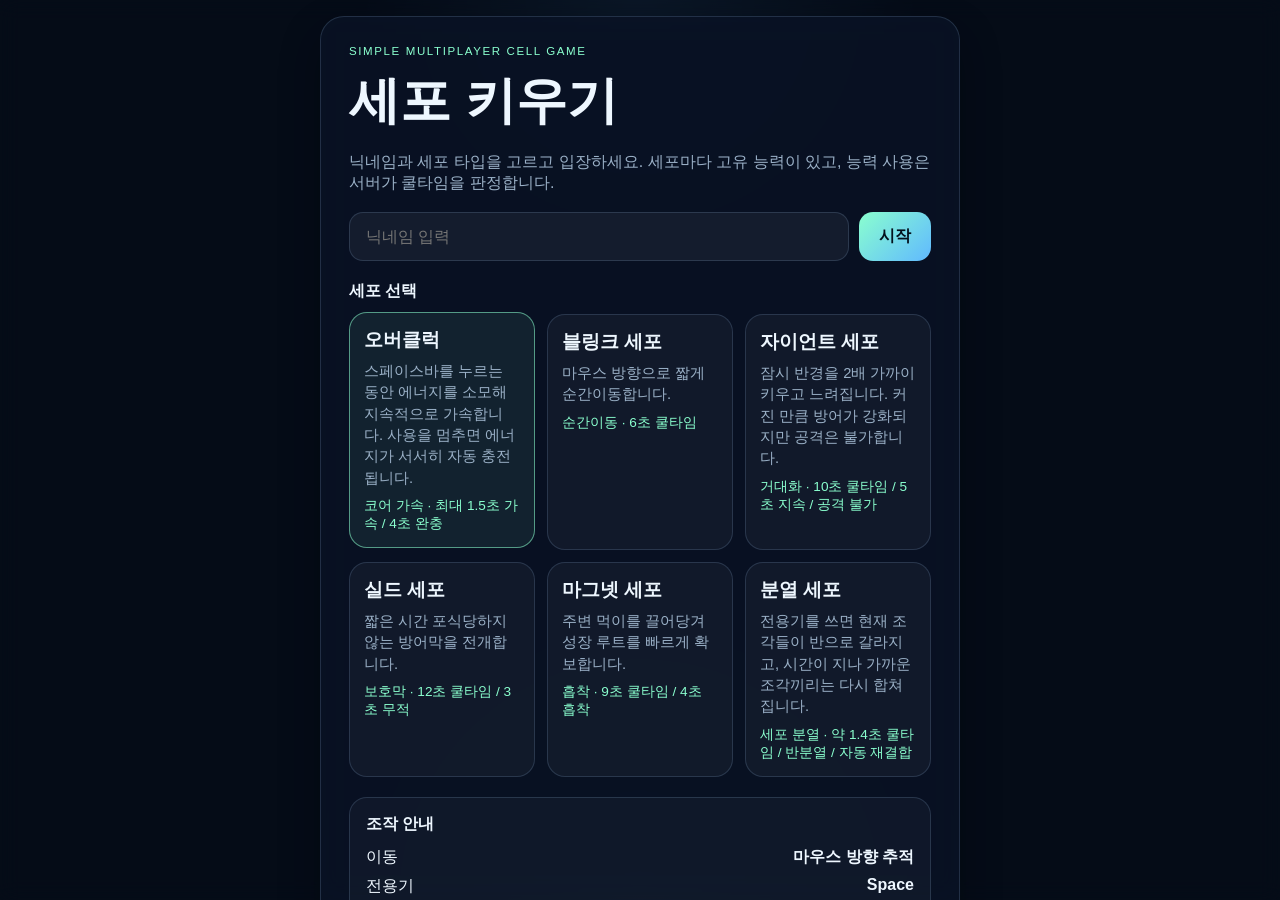
<file: index.html>
﻿<!DOCTYPE html>
<html lang="ko">
<head>
  <meta charset="UTF-8">
  <meta name="viewport" content="width=device-width, initial-scale=1.0">
  <title>세포 키우기 멀티플레이</title>
  <link rel="stylesheet" href="./styles.css">
</head>
<body>
  <div id="loginScreen" class="screen">
    <div class="panel">
      <p class="eyebrow">Simple Multiplayer Cell Game</p>
      <h1>세포 키우기</h1>
      <p class="description">닉네임과 세포 타입을 고르고 입장하세요. 세포마다 고유 능력이 있고, 능력 사용은 서버가 쿨타임을 판정합니다.</p>
      <form id="loginForm" class="login-form">
        <input id="nicknameInput" type="text" maxlength="16" placeholder="닉네임 입력" autocomplete="off" required>
        <button type="submit">시작</button>
      </form>
      <section class="class-picker">
        <h2>세포 선택</h2>
        <div id="cellOptions" class="cell-options"></div>
      </section>
      <section class="help-panel">
        <h2>조작 안내</h2>
        <div class="help-line"><span>이동</span><strong>마우스 방향 추적</strong></div>
        <div class="help-line"><span>전용기</span><strong>Space</strong></div>
        <div class="help-line"><span>공통 배출</span><strong>W</strong></div>
        <div class="help-line"><span>합체</span><strong>E</strong></div>
        <div class="help-line"><span>규칙</span><strong>작은 세포만 포식</strong></div>
      </section>
      <p class="policy-link-line"><a href="/privacy.html">개인정보처리방침</a></p>
    </div>
  </div>
  <div id="fullscreenPrompt" class="fullscreen-prompt hidden">
    <div class="fullscreen-card">
      <p class="eyebrow">Mobile View</p>
      <h2>전체모드로 진행하시겠습니까?</h2>
      <p class="description">모바일에서는 전체화면과 가로 모드에서 더 편하게 플레이할 수 있습니다.</p>
      <div class="fullscreen-actions">
        <button id="fullscreenAccept" class="primary" type="button">Yes</button>
        <button id="fullscreenDismiss" class="secondary" type="button">No</button>
      </div>
    </div>
  </div>
  <div id="rotatePrompt" class="rotate-prompt hidden">
    <div class="rotate-card">
      <strong>가로 모드로 돌려 주세요</strong>
      <p>모바일에서는 가로 화면에서 조작이 가장 편합니다.</p>
    </div>
  </div>

  <canvas id="gameCanvas"></canvas>

  <div class="left-sidebar">
    <div id="hud" class="hud hidden">
      <div class="hud-card hud-summary">
        <div class="hud-line"><span>닉네임</span><strong id="hudName">-</strong></div>
        <div class="hud-line"><span>세포</span><strong id="hudCellType">-</strong></div>
        <div class="hud-line"><span>질량</span><strong id="hudMass">0</strong></div>
        <div class="hud-line"><span>순위</span><strong id="hudRank">-</strong></div>
      </div>
      <div class="hud-card hud-ability">
        <div class="hud-line"><span>전용기</span><strong id="hudAbilityName">-</strong></div>
        <div class="meter-block">
          <div class="hud-line"><span>전용기 쿨</span><strong id="hudCooldownLabel">준비</strong></div>
          <div class="meter"><div id="hudCooldownFill" class="meter-fill"></div></div>
        </div>
        <div class="meter-block">
          <div class="hud-line"><span>효과 지속</span><strong id="hudEffectLabel">없음</strong></div>
          <div class="meter effect"><div id="hudEffectFill" class="meter-fill"></div></div>
          <div id="hudBuffRows" class="hud-buff-rows hidden">
            <div class="hud-buff-row" data-buff="growth">
              <span class="hud-buff-name">성장</span>
              <div class="meter buff growth"><div id="hudBuffGrowthFill" class="meter-fill"></div></div>
            </div>
            <div class="hud-buff-row" data-buff="speed">
              <span class="hud-buff-name">속도</span>
              <div class="meter buff speed"><div id="hudBuffSpeedFill" class="meter-fill"></div></div>
            </div>
            <div class="hud-buff-row" data-buff="shield">
              <span class="hud-buff-name">보호</span>
              <div class="meter buff shield"><div id="hudBuffShieldFill" class="meter-fill"></div></div>
            </div>
          </div>
        </div>
        <div id="hudControls" class="hud-controls">키 안내: Space 전용기 / W 배출</div>
      </div>
    </div>
    <div id="upgradePanel" class="upgrade-panel hidden">
      <button id="upgradeToggle" class="upgrade-toggle" type="button" aria-expanded="false">업그레이드</button>
      <div id="upgradeContent" class="upgrade-content hidden">
      <div class="upgrade-head">
        <span>업그레이드</span>
        <strong id="upgradeCoins">0코인</strong>
      </div>
      <div class="upgrade-body">
        <div id="upgradeName" class="upgrade-name">-</div>
        <div id="upgradeDescription" class="upgrade-description">현재 세포 전용 업그레이드가 여기에 표시됩니다.</div>
      </div>
      <button id="upgradeBuy" class="upgrade-buy" type="button">업그레이드 구매</button>
      </div>
    </div>
  </div>

  <div class="right-sidebar">
    <div id="leaderboard" class="leaderboard hidden">
      <button id="leaderboardToggle" class="panel-toggle" type="button" aria-expanded="true">순위 접기</button>
      <div id="leaderboardContent"></div>
    </div>
    <div id="minimap" class="minimap hidden">
      <button id="minimapToggle" class="minimap-toggle" type="button" aria-expanded="true">지도 접기</button>
      <canvas id="minimapCanvas" width="180" height="180"></canvas>
    </div>
  </div>
  <div id="chatPanel" class="chat-panel hidden collapsed">
    <div class="chat-header">
      <strong>채팅</strong>
      <div class="chat-header-actions">
        <span id="chatHint">Enter로 전송</span>
        <button id="chatToggle" class="panel-toggle" type="button" aria-expanded="false">채팅 열기</button>
      </div>
    </div>
    <div id="chatBody" class="chat-body">
      <div id="chatMessages" class="chat-messages"></div>
      <form id="chatForm" class="chat-form" autocomplete="off">
        <input id="chatInput" type="text" maxlength="96" placeholder="메시지를 입력하세요">
        <button type="submit">전송</button>
      </form>
    </div>
  </div>
  <div id="touchControls" class="touch-controls hidden">
    <div id="touchPad" class="touch-pad">
      <div id="touchStick" class="touch-stick"></div>
    </div>
    <div class="touch-actions">
      <button id="touchAbility" class="touch-button ability" type="button">스킬</button>
      <button id="touchMerge" class="touch-button merge" type="button">합체</button>
      <button id="touchSplit" class="touch-button split" type="button">분열</button>
    </div>
  </div>
  <div id="resetNotice" class="reset-notice hidden"></div>
  <div id="message" class="message hidden"></div>
  <div id="chatToast" class="chat-toast hidden" aria-live="polite"></div>

  <script type="module" src="./src/main.js"></script>
</body>
</html>
</file>
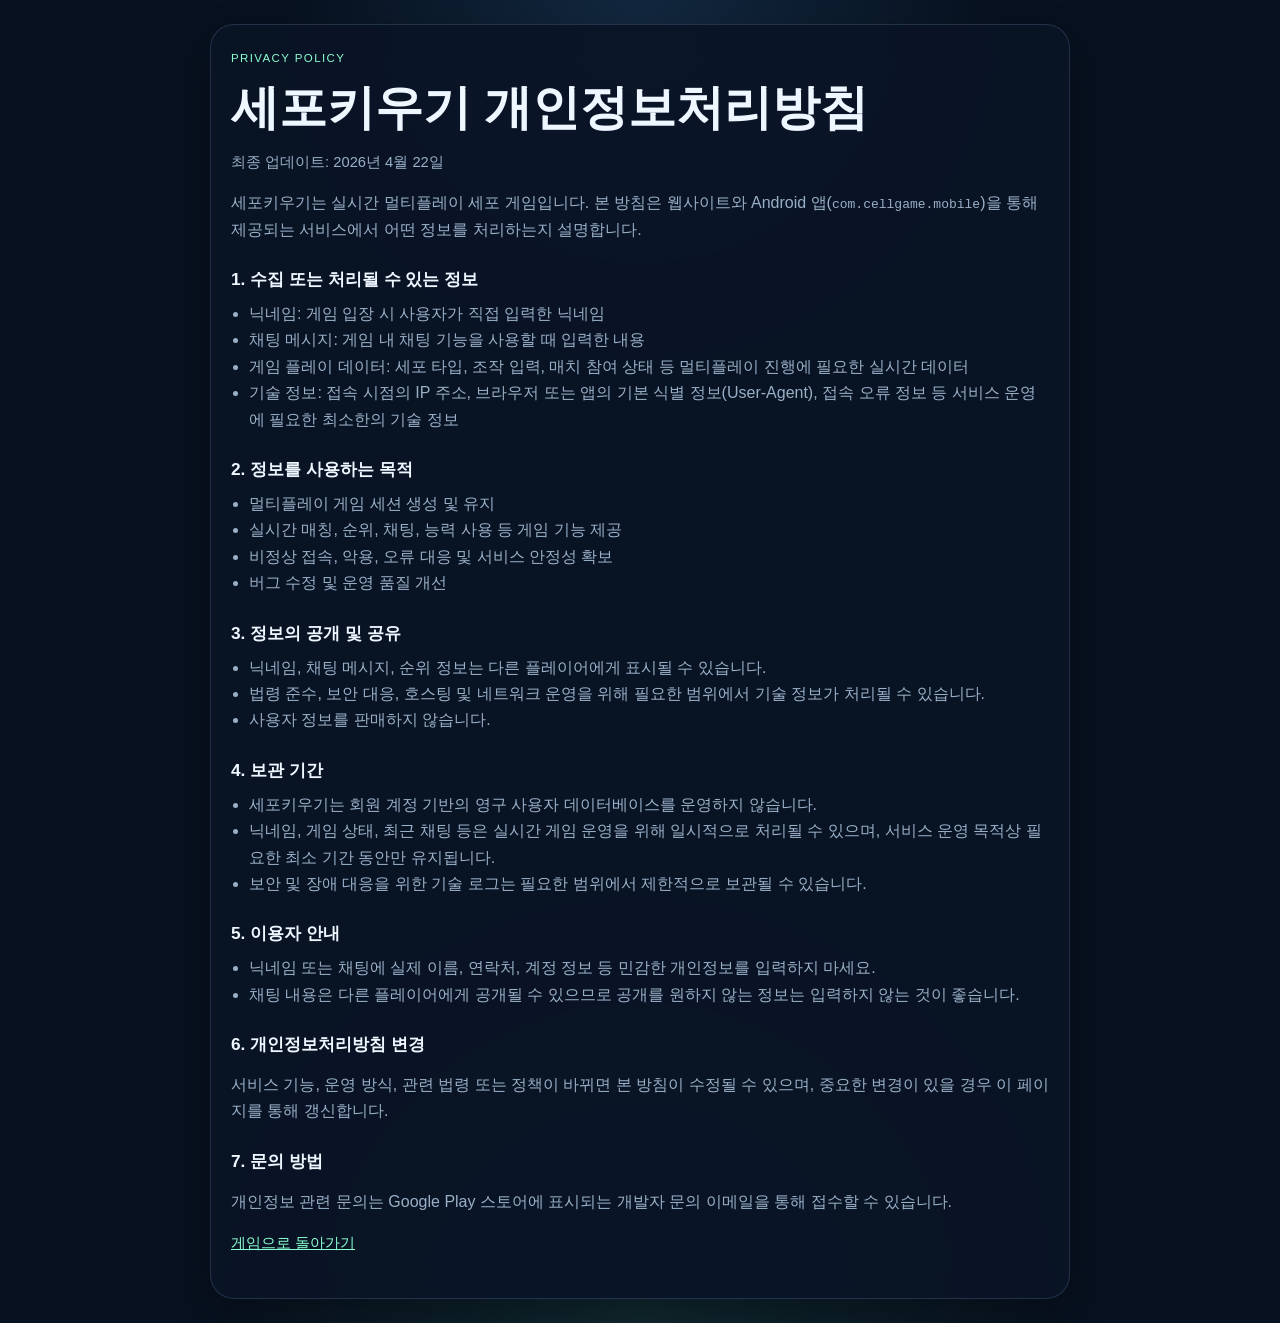
<file: privacy.html>
<!DOCTYPE html>
<html lang="ko">
<head>
  <meta charset="UTF-8">
  <meta name="viewport" content="width=device-width, initial-scale=1.0">
  <title>세포키우기 개인정보처리방침</title>
  <style>
    :root {
      --bg: #07111f;
      --panel: rgba(10, 20, 38, 0.88);
      --line: rgba(167, 212, 255, 0.16);
      --text: #eef7ff;
      --muted: #9ab0c7;
      --accent: #8affcf;
    }

    * {
      box-sizing: border-box;
    }

    body {
      margin: 0;
      font-family: "Segoe UI", "Apple SD Gothic Neo", sans-serif;
      color: var(--text);
      background:
        radial-gradient(circle at top, rgba(88, 180, 255, 0.14), transparent 25%),
        radial-gradient(circle at bottom, rgba(99, 255, 199, 0.1), transparent 30%),
        var(--bg);
    }

    main {
      width: min(860px, calc(100vw - 32px));
      margin: 24px auto;
      padding: 24px 20px 28px;
      border: 1px solid var(--line);
      border-radius: 24px;
      background: var(--panel);
      box-shadow: 0 18px 40px rgba(0, 0, 0, 0.3);
      backdrop-filter: blur(14px);
    }

    h1,
    h2 {
      margin: 0;
    }

    h1 {
      font-size: clamp(2rem, 6vw, 3rem);
    }

    h2 {
      margin-top: 24px;
      font-size: 1.08rem;
    }

    p,
    li {
      color: var(--muted);
      line-height: 1.65;
    }

    ul {
      margin: 10px 0 0;
      padding-left: 18px;
    }

    a {
      color: var(--accent);
    }

    .eyebrow {
      margin: 0 0 8px;
      color: var(--accent);
      letter-spacing: 0.12em;
      font-size: 0.72rem;
      text-transform: uppercase;
    }

    .meta {
      margin-top: 10px;
      font-size: 0.92rem;
    }
  </style>
</head>
<body>
  <main>
    <p class="eyebrow">Privacy Policy</p>
    <h1>세포키우기 개인정보처리방침</h1>
    <p class="meta">최종 업데이트: 2026년 4월 22일</p>
    <p>세포키우기는 실시간 멀티플레이 세포 게임입니다. 본 방침은 웹사이트와 Android 앱(<code>com.cellgame.mobile</code>)을 통해 제공되는 서비스에서 어떤 정보를 처리하는지 설명합니다.</p>

    <h2>1. 수집 또는 처리될 수 있는 정보</h2>
    <ul>
      <li>닉네임: 게임 입장 시 사용자가 직접 입력한 닉네임</li>
      <li>채팅 메시지: 게임 내 채팅 기능을 사용할 때 입력한 내용</li>
      <li>게임 플레이 데이터: 세포 타입, 조작 입력, 매치 참여 상태 등 멀티플레이 진행에 필요한 실시간 데이터</li>
      <li>기술 정보: 접속 시점의 IP 주소, 브라우저 또는 앱의 기본 식별 정보(User-Agent), 접속 오류 정보 등 서비스 운영에 필요한 최소한의 기술 정보</li>
    </ul>

    <h2>2. 정보를 사용하는 목적</h2>
    <ul>
      <li>멀티플레이 게임 세션 생성 및 유지</li>
      <li>실시간 매칭, 순위, 채팅, 능력 사용 등 게임 기능 제공</li>
      <li>비정상 접속, 악용, 오류 대응 및 서비스 안정성 확보</li>
      <li>버그 수정 및 운영 품질 개선</li>
    </ul>

    <h2>3. 정보의 공개 및 공유</h2>
    <ul>
      <li>닉네임, 채팅 메시지, 순위 정보는 다른 플레이어에게 표시될 수 있습니다.</li>
      <li>법령 준수, 보안 대응, 호스팅 및 네트워크 운영을 위해 필요한 범위에서 기술 정보가 처리될 수 있습니다.</li>
      <li>사용자 정보를 판매하지 않습니다.</li>
    </ul>

    <h2>4. 보관 기간</h2>
    <ul>
      <li>세포키우기는 회원 계정 기반의 영구 사용자 데이터베이스를 운영하지 않습니다.</li>
      <li>닉네임, 게임 상태, 최근 채팅 등은 실시간 게임 운영을 위해 일시적으로 처리될 수 있으며, 서비스 운영 목적상 필요한 최소 기간 동안만 유지됩니다.</li>
      <li>보안 및 장애 대응을 위한 기술 로그는 필요한 범위에서 제한적으로 보관될 수 있습니다.</li>
    </ul>

    <h2>5. 이용자 안내</h2>
    <ul>
      <li>닉네임 또는 채팅에 실제 이름, 연락처, 계정 정보 등 민감한 개인정보를 입력하지 마세요.</li>
      <li>채팅 내용은 다른 플레이어에게 공개될 수 있으므로 공개를 원하지 않는 정보는 입력하지 않는 것이 좋습니다.</li>
    </ul>

    <h2>6. 개인정보처리방침 변경</h2>
    <p>서비스 기능, 운영 방식, 관련 법령 또는 정책이 바뀌면 본 방침이 수정될 수 있으며, 중요한 변경이 있을 경우 이 페이지를 통해 갱신합니다.</p>

    <h2>7. 문의 방법</h2>
    <p>개인정보 관련 문의는 Google Play 스토어에 표시되는 개발자 문의 이메일을 통해 접수할 수 있습니다.</p>

    <p class="meta"><a href="/">게임으로 돌아가기</a></p>
  </main>
</body>
</html>
</file>
<file: styles.css>
﻿:root {
  --bg: #07111f;
  --bg-soft: rgba(10, 20, 38, 0.82);
  --line: rgba(167, 212, 255, 0.16);
  --text: #eef7ff;
  --muted: #9ab0c7;
  --accent: #8affcf;
}

* {
  box-sizing: border-box;
}
 
html,
body {
  margin: 0;
  width: 100%;
  height: 100%;
  overflow: hidden;
  touch-action: none;
  font-family: "Segoe UI", "Apple SD Gothic Neo", sans-serif;
  background:
    radial-gradient(circle at top, rgba(88, 180, 255, 0.14), transparent 25%),
    radial-gradient(circle at bottom, rgba(99, 255, 199, 0.1), transparent 30%),
    var(--bg);
  color: var(--text);
}

button,
input {
  font: inherit;
}

#gameCanvas {
  display: block;
  width: 100vw;
  height: 100vh;
}

.screen {
  position: fixed;
  inset: 0;
  display: grid;
  place-items: center;
  overflow-y: auto;
  overscroll-behavior-y: contain;
  -webkit-overflow-scrolling: touch;
  padding: 16px;
  z-index: 5;
  background: rgba(4, 8, 18, 0.52);
  backdrop-filter: blur(10px);
}

.fullscreen-prompt {
  position: fixed;
  inset: 0;
  z-index: 6;
  display: grid;
  place-items: center;
  padding: 20px;
  background: rgba(3, 8, 18, 0.42);
  backdrop-filter: blur(8px);
}

.rotate-prompt {
  position: fixed;
  inset: 0;
  z-index: 6;
  display: grid;
  place-items: center;
  padding: 18px;
  pointer-events: none;
}

.rotate-card {
  width: min(340px, calc(100vw - 32px));
  padding: 14px 16px;
  border-radius: 18px;
  background: rgba(9, 18, 34, 0.88);
  border: 1px solid var(--line);
  box-shadow: 0 16px 36px rgba(0, 0, 0, 0.28);
  text-align: center;
}

.rotate-card strong {
  display: block;
  margin-bottom: 6px;
}

.rotate-card p {
  margin: 0;
  color: var(--muted);
  line-height: 1.4;
  font-size: 0.92rem;
}

.fullscreen-card {
  width: min(440px, calc(100vw - 32px));
  padding: 24px;
  border-radius: 22px;
  background: rgba(9, 18, 34, 0.92);
  border: 1px solid var(--line);
  box-shadow: 0 18px 40px rgba(0, 0, 0, 0.34);
}

.fullscreen-card h2 {
  margin: 0 0 12px;
  font-size: clamp(1.3rem, 4vw, 1.8rem);
}

.fullscreen-actions {
  display: flex;
  gap: 10px;
  margin-top: 18px;
}

.fullscreen-actions button {
  flex: 1;
  padding: 13px 14px;
  border-radius: 14px;
  border: 1px solid var(--line);
  cursor: pointer;
  color: var(--text);
}

.fullscreen-actions .primary {
  border: 0;
  background: linear-gradient(135deg, #8affcf, #60b9ff);
  color: #03101c;
  font-weight: 700;
}

.fullscreen-actions .secondary {
  background: rgba(255, 255, 255, 0.05);
}

.panel,
.hud-card,
.upgrade-panel,
.leaderboard,
.message,
.chat-panel,
.reset-notice {
  background: var(--bg-soft);
  border: 1px solid var(--line);
  box-shadow: 0 18px 40px rgba(0, 0, 0, 0.3);
  backdrop-filter: blur(14px);
}

.panel {
  width: min(640px, calc(100vw - 32px));
  padding: 28px;
  border-radius: 24px;
}

.left-sidebar {
  position: fixed;
  top: 18px;
  left: 18px;
  z-index: 4;
  display: grid;
  gap: 12px;
  align-items: start;
}

#loginScreen .panel {
  margin: auto 0;
}

#loginScreen,
#loginScreen .panel {
  touch-action: pan-y;
}

.panel h1 {
  margin: 0;
  font-size: clamp(2rem, 6vw, 3.2rem);
}

.eyebrow {
  margin: 0 0 10px;
  color: var(--accent);
  letter-spacing: 0.14em;
  text-transform: uppercase;
  font-size: 0.72rem;
}

.description,
.hint {
  color: var(--muted);
}

.login-form {
  display: flex;
  gap: 10px;
  margin-top: 18px;
}

.login-form input {
  flex: 1;
  min-width: 0;
  padding: 14px 16px;
  border-radius: 14px;
  border: 1px solid var(--line);
  background: rgba(255, 255, 255, 0.05);
  color: var(--text);
}

.login-form button {
  padding: 14px 20px;
  border: 0;
  border-radius: 14px;
  background: linear-gradient(135deg, #8affcf, #60b9ff);
  color: #03101c;
  font-weight: 700;
  cursor: pointer;
}

.class-picker {
  margin-top: 20px;
}

.class-picker h2,
.help-panel h2 {
  margin: 0 0 12px;
  font-size: 1rem;
}

.cell-options {
  display: grid;
  grid-template-columns: repeat(3, minmax(0, 1fr));
  gap: 12px;
}

.cell-option {
  padding: 14px;
  border-radius: 18px;
  border: 1px solid var(--line);
  background: rgba(255, 255, 255, 0.04);
  cursor: pointer;
  transition: transform 140ms ease, border-color 140ms ease, background 140ms ease;
}

.cell-option:hover,
.cell-option.selected {
  transform: translateY(-2px);
  border-color: rgba(138, 255, 207, 0.55);
  background: rgba(138, 255, 207, 0.08);
}

.cell-option h3,
.cell-option p {
  margin: 0;
}

.cell-option p {
  margin-top: 8px;
  color: var(--muted);
  line-height: 1.45;
  font-size: 0.92rem;
}

.cell-meta {
  margin-top: 8px;
  color: var(--accent);
  font-size: 0.85rem;
}

.help-panel {
  margin-top: 20px;
  padding: 16px;
  border-radius: 18px;
  border: 1px solid var(--line);
  background: rgba(255, 255, 255, 0.03);
}

.policy-link-line {
  margin: 16px 0 0;
  text-align: right;
  font-size: 0.85rem;
}

.policy-link-line a {
  color: var(--accent);
  text-decoration: none;
}

.policy-link-line a:hover {
  text-decoration: underline;
}

.help-line {
  display: flex;
  justify-content: space-between;
  gap: 12px;
}

.help-line + .help-line {
  margin-top: 8px;
}

.hud {
  position: relative;
  top: auto;
  left: auto;
  z-index: auto;
  display: flex;
  gap: 12px;
  flex-wrap: wrap;
  align-items: start;
}

.upgrade-panel {
  position: relative;
  left: auto;
  bottom: auto;
  z-index: auto;
  width: min(320px, calc(100vw - 36px));
  display: grid;
  gap: 10px;
}

.upgrade-toggle {
  justify-self: start;
  padding: 10px 14px;
  border-radius: 999px;
  border: 1px solid rgba(255, 255, 255, 0.12);
  background: rgba(12, 24, 42, 0.92);
  color: var(--text);
  font-weight: 700;
  cursor: pointer;
}

.upgrade-content {
  display: grid;
  gap: 12px;
}

.upgrade-panel:not(.open) {
  width: auto;
}

.hud-card,
.upgrade-panel,
.leaderboard,
.message,
.chat-panel,
.reset-notice {
  border-radius: 18px;
  padding: 14px 16px;
}

.reset-notice {
  position: fixed;
  left: 50%;
  top: 82px;
  z-index: 4;
  padding: 8px 14px;
  transform: translateX(-50%);
  color: var(--muted);
  font-size: 0.86rem;
  letter-spacing: 0.01em;
  background: rgba(10, 20, 38, 0.72);
  border-color: rgba(167, 212, 255, 0.12);
  box-shadow: 0 10px 26px rgba(0, 0, 0, 0.18);
  pointer-events: none;
}

.upgrade-head {
  display: flex;
  justify-content: space-between;
  gap: 12px;
  align-items: center;
}

.upgrade-head span {
  color: var(--muted);
}

#upgradeCoins {
  color: #ffd75a;
  text-shadow: 0 0 14px rgba(255, 212, 90, 0.2);
}

.upgrade-body {
  display: grid;
  gap: 6px;
}

.upgrade-name {
  font-size: 1rem;
  font-weight: 700;
}

.upgrade-description {
  color: var(--muted);
  line-height: 1.45;
  font-size: 0.92rem;
}

.upgrade-buy {
  padding: 12px 14px;
  border-radius: 14px;
  border: 0;
  background: linear-gradient(135deg, #8affcf, #60b9ff);
  color: #03101c;
  font-weight: 700;
  cursor: pointer;
}

.upgrade-buy:disabled {
  cursor: default;
  opacity: 0.56;
  background: rgba(255, 255, 255, 0.12);
  color: var(--text);
}

.upgrade-panel.available .upgrade-toggle,
.upgrade-panel.available #upgradeCoins {
  animation: upgradePulse 1.45s ease-in-out infinite;
}

@keyframes upgradePulse {
  0%, 100% {
    transform: scale(1);
    box-shadow: 0 0 0 rgba(255, 214, 92, 0);
    text-shadow: 0 0 14px rgba(255, 212, 90, 0.2);
  }
  50% {
    transform: scale(1.03);
    box-shadow: 0 0 20px rgba(255, 214, 92, 0.18);
    text-shadow: 0 0 18px rgba(255, 222, 120, 0.45);
  }
}

.hud-line,
.leader-line {
  display: flex;
  justify-content: space-between;
  gap: 12px;
}

.hud-line + .hud-line,
.leader-line + .leader-line {
  margin-top: 8px;
}

.meter-block + .meter-block {
  margin-top: 12px;
}

.meter {
  margin-top: 8px;
  height: 10px;
  border-radius: 999px;
  background: rgba(255, 255, 255, 0.08);
  overflow: hidden;
}

.meter.effect {
  background: rgba(255, 205, 112, 0.12);
}

.meter-fill {
  width: 0%;
  height: 100%;
  border-radius: inherit;
  background: linear-gradient(90deg, #8affcf, #60b9ff);
  transition: width 120ms linear;
}

.meter.effect .meter-fill {
  background: linear-gradient(90deg, #ffcf70, #ffdca6);
}

.hud-buff-rows {
  margin-top: 10px;
  display: grid;
  gap: 7px;
}

.hud-buff-row {
  display: grid;
  grid-template-columns: 34px minmax(0, 1fr);
  align-items: center;
  gap: 8px;
}

.hud-buff-name {
  font-size: 0.72rem;
  color: var(--muted);
}

.meter.buff {
  margin-top: 0;
  height: 8px;
}

.meter.buff .meter-fill {
  background: linear-gradient(90deg, #8affcf, #b9ffe3);
}

.meter.buff.growth {
  background: rgba(138, 255, 207, 0.12);
}

.meter.buff.growth .meter-fill {
  background: linear-gradient(90deg, #55e8ab, #b8ffe2);
}

.meter.buff.speed {
  background: rgba(96, 185, 255, 0.12);
}

.meter.buff.speed .meter-fill {
  background: linear-gradient(90deg, #60b9ff, #b7e2ff);
}

.meter.buff.shield {
  background: rgba(255, 207, 112, 0.12);
}

.meter.buff.shield .meter-fill {
  background: linear-gradient(90deg, #ffcf70, #ffe7b5);
}

.hud-controls {
  margin-top: 10px;
  color: var(--muted);
  font-size: 0.78rem;
  line-height: 1.4;
}

.leaderboard {
  width: min(280px, calc(100vw - 36px));
  z-index: 3;
  display: grid;
  gap: 8px;
}

.right-sidebar {
  position: fixed;
  top: 18px;
  right: 18px;
  z-index: 4;
  display: grid;
  gap: 12px;
  justify-items: end;
}

.minimap {
  display: grid;
  gap: 8px;
  padding: 10px;
  border-radius: 18px;
  border: 1px solid var(--line);
  background: var(--bg-soft);
  box-shadow: 0 18px 40px rgba(0, 0, 0, 0.3);
  backdrop-filter: blur(14px);
}

body.touch-device .minimap {
  right: auto;
  top: auto;
}

body.touch-device .hud {
  position: relative;
  top: auto;
  left: auto;
  gap: 0;
}

body.touch-device .upgrade-panel {
  left: auto;
  bottom: auto;
  width: min(240px, calc(100vw - 132px));
  gap: 8px;
  padding: 10px 12px;
}

body.touch-device .upgrade-panel:not(.open) {
  width: auto;
  padding: 0;
  background: transparent;
  border-color: transparent;
  box-shadow: none;
  backdrop-filter: none;
}

body.touch-device .upgrade-toggle {
  padding: 9px 12px;
  font-size: 0.84rem;
}

body.touch-device .upgrade-description {
  font-size: 0.82rem;
}

body.touch-device .upgrade-buy {
  padding: 10px 12px;
  font-size: 0.86rem;
}

body.touch-device .hud-summary {
  display: none;
}

body.touch-device .left-sidebar {
  top: 10px;
  left: 10px;
  gap: 8px;
}

body.touch-device .hud-ability {
  min-width: 138px;
  max-width: 156px;
  padding: 10px 12px;
  border-radius: 16px;
}

body.touch-device .hud-ability .hud-line {
  gap: 8px;
  font-size: 0.76rem;
}

body.touch-device .hud-ability .hud-line span {
  display: none;
}

body.touch-device .hud-ability .hud-line strong {
  display: block;
  width: 100%;
  text-align: left;
}

body.touch-device .hud-buff-row {
  grid-template-columns: 28px minmax(0, 1fr);
  gap: 6px;
}

body.touch-device .hud-buff-name {
  font-size: 0.68rem;
}

body.touch-device .meter.buff {
  height: 6px;
}

body.touch-device .hud-ability .meter-block + .meter-block {
  margin-top: 8px;
}

body.touch-device .hud-ability .meter {
  margin-top: 5px;
  height: 7px;
}

body.touch-device .hud-ability #hudAbilityName {
  font-size: 0.88rem;
  letter-spacing: 0.01em;
}

body.touch-device .hud-controls {
  display: none;
}

body.touch-device .right-sidebar {
  top: 10px;
  right: 10px;
  gap: 8px;
}

body.touch-device .leaderboard {
  width: auto;
  min-width: 0;
  padding: 10px 12px;
}

body.touch-device .leaderboard.collapsed {
  padding: 8px 10px;
}

body.touch-device .chat-panel {
  top: 10px;
  left: 50%;
  right: auto;
  width: min(46vw, 280px);
  max-width: calc(100vw - 164px);
  transform: translateX(-50%);
  padding: 10px 12px;
}

body.touch-device .chat-panel .chat-header {
  gap: 10px;
}

body.touch-device .chat-panel .chat-header-actions {
  gap: 6px;
}

body.touch-device .chat-panel #chatHint {
  display: none;
}

body.touch-device .chat-panel.collapsed.preview {
  width: min(58vw, 320px);
  max-width: calc(100vw - 36px);
}

body.touch-device .reset-notice {
  top: 64px;
  padding: 7px 12px;
  font-size: 0.8rem;
}

@media (max-width: 820px) {
  body.touch-device .right-sidebar #minimap,
  body.touch-device .minimap {
    display: none !important;
  }
}

.panel-toggle,
.minimap-toggle {
  justify-self: end;
  padding: 6px 10px;
  border-radius: 999px;
  border: 1px solid rgba(255, 255, 255, 0.12);
  background: rgba(255, 255, 255, 0.06);
  color: var(--text);
  font-size: 0.8rem;
  cursor: pointer;
  touch-action: manipulation;
  -webkit-tap-highlight-color: transparent;
}

.leaderboard.collapsed {
  padding-bottom: 8px;
}

.leaderboard.collapsed #leaderboardContent {
  display: none;
}

.minimap.collapsed {
  padding-bottom: 8px;
}

body.touch-device .minimap.collapsed {
  top: auto;
}

.minimap.collapsed #minimapCanvas {
  display: none;
}

#minimapCanvas {
  display: block;
  width: 180px;
  height: 180px;
  border-radius: 12px;
}

.leaderboard h2 {
  margin: 0 0 10px;
  font-size: 1rem;
}

.message {
  position: fixed;
  left: 50%;
  bottom: 18px;
  transform: translateX(-50%);
  z-index: 3;
}

.chat-toast {
  position: fixed;
  left: 50%;
  top: 28px;
  transform: translateX(-50%);
  z-index: 5;
  width: min(560px, calc(100vw - 40px));
  display: grid;
  gap: 4px;
  justify-items: center;
  pointer-events: none;
}

.chat-toast-line {
  color: rgba(255, 255, 255, 0.96);
  font-size: 1rem;
  font-weight: 700;
  line-height: 1.15;
  letter-spacing: -0.01em;
  text-align: center;
  text-shadow:
    0 2px 14px rgba(0, 0, 0, 0.68),
    0 0 4px rgba(0, 0, 0, 0.78);
  word-break: break-word;
}

.chat-panel {
  position: fixed;
  left: 50%;
  top: 18px;
  transform: translateX(-50%);
  z-index: 4;
  width: min(360px, calc(100vw - 36px));
  display: grid;
  gap: 10px;
}

.chat-header {
  display: flex;
  justify-content: space-between;
  gap: 12px;
  color: var(--muted);
  font-size: 0.85rem;
}

.chat-header-actions {
  display: flex;
  align-items: center;
  gap: 8px;
}

.chat-body {
  display: grid;
  gap: 8px;
}

.chat-panel {
  opacity: 1;
  transition:
    opacity 700ms ease,
    background 700ms ease,
    border-color 700ms ease,
    box-shadow 700ms ease,
    transform 700ms ease,
    backdrop-filter 700ms ease;
}

.chat-panel.faded {
  opacity: 0.08;
  background: transparent;
  border-color: transparent;
  box-shadow: none;
  backdrop-filter: none;
  transform: translateX(-50%) translateY(6px);
}

.chat-panel:hover,
.chat-panel:focus-within {
  opacity: 1;
}

.chat-panel.collapsed {
  padding-bottom: 8px;
}

.chat-panel.collapsed .chat-body {
  display: none;
}

.chat-panel.collapsed.preview .chat-body {
  display: grid;
}

.chat-panel.collapsed.preview .chat-form {
  display: none;
}

.chat-panel.collapsed.preview .chat-messages {
  min-height: 0;
  max-height: 110px;
}

.chat-messages {
  min-height: 132px;
  max-height: 220px;
  overflow-y: auto;
  display: grid;
  gap: 4px;
  padding-right: 4px;
}

.chat-entry {
  display: grid;
  gap: 1px;
  padding: 6px 8px;
  border-radius: 12px;
  background: rgba(255, 255, 255, 0.04);
}

.chat-entry.bot {
  background: rgba(138, 255, 207, 0.06);
}

.chat-name {
  color: var(--accent);
  font-size: 0.82rem;
  font-weight: 700;
  margin-right: 4px;
}

.chat-text {
  color: var(--text);
  line-height: 1.18;
  word-break: break-word;
}

.chat-form {
  display: flex;
  gap: 8px;
}

.chat-form input {
  flex: 1;
  min-width: 0;
  padding: 10px 12px;
  border-radius: 12px;
  border: 1px solid var(--line);
  background: rgba(255, 255, 255, 0.05);
  color: var(--text);
}

.chat-form button {
  padding: 10px 14px;
  border: 0;
  border-radius: 12px;
  background: rgba(138, 255, 207, 0.18);
  color: var(--text);
  cursor: pointer;
}

.touch-controls {
  position: fixed;
  inset: 0;
  z-index: 7;
  display: none;
  pointer-events: none;
}

body.touch-device .touch-controls {
  display: block;
}

body.touch-device .touch-controls.hidden {
  display: none !important;
}

#loginScreen:not(.hidden) ~ #touchControls {
  display: none !important;
}

.touch-pad {
  position: absolute;
  width: 132px;
  height: 132px;
  border-radius: 50%;
  border: 1px solid rgba(255, 255, 255, 0.12);
  background: rgba(8, 18, 34, 0.36);
  box-shadow: 0 14px 30px rgba(0, 0, 0, 0.24);
  backdrop-filter: blur(14px);
  opacity: 0;
  transform: translate(-50%, -50%) scale(0.94);
  transition: opacity 120ms ease, transform 120ms ease;
  pointer-events: none;
}

.touch-pad.active {
  opacity: 1;
  transform: translate(-50%, -50%) scale(1);
}

.touch-pad::after {
  content: "";
  position: absolute;
  inset: 16px;
  border-radius: 50%;
  border: 1px dashed rgba(255, 255, 255, 0.12);
}

.touch-stick {
  position: absolute;
  left: 50%;
  top: 50%;
  width: 56px;
  height: 56px;
  border-radius: 50%;
  transform: translate(-50%, -50%);
  background: radial-gradient(circle at 30% 30%, rgba(255,255,255,0.5), rgba(96,185,255,0.78));
  border: 1px solid rgba(255, 255, 255, 0.26);
  box-shadow: 0 12px 22px rgba(0, 0, 0, 0.22);
}

.touch-actions {
  position: absolute;
  right: 16px;
  bottom: 34px;
  width: 184px;
  height: 196px;
  pointer-events: none;
}

.touch-button {
  position: relative;
  width: 92px;
  height: 92px;
  border: 1px solid rgba(255, 255, 255, 0.05);
  border-radius: 50%;
  color: var(--text);
  font-weight: 700;
  letter-spacing: 0.02em;
  background: rgba(8, 18, 34, 0.04);
  box-shadow: 0 8px 18px rgba(0, 0, 0, 0.08);
  backdrop-filter: blur(6px);
  pointer-events: auto;
  overflow: hidden;
}

.touch-actions .touch-button {
  position: absolute;
}

.touch-actions .touch-button.ability {
  right: 0;
  top: 0;
}

.touch-actions .touch-button.merge {
  right: 86px;
  top: 22px;
}

.touch-actions .touch-button.split {
  right: 28px;
  bottom: -14px;
}

.touch-button::before {
  content: "";
  position: absolute;
  inset: 10px;
  border-radius: 50%;
  border: 1px solid rgba(255, 255, 255, 0.05);
  background: radial-gradient(circle at 30% 25%, rgba(255,255,255,0.06), rgba(255,255,255,0) 58%);
}

.touch-button.ability {
  background:
    radial-gradient(circle at 30% 30%, rgba(138,255,207,0.08), rgba(8, 18, 34, 0.02) 60%),
    rgba(8, 18, 34, 0.04);
}

.touch-button.split {
  background:
    radial-gradient(circle at 30% 30%, rgba(255,207,112,0.08), rgba(8, 18, 34, 0.02) 60%),
    rgba(8, 18, 34, 0.04);
}

.touch-button.merge {
  background:
    radial-gradient(circle at 30% 30%, rgba(193,166,255,0.1), rgba(8, 18, 34, 0.02) 60%),
    rgba(8, 18, 34, 0.04);
}

.touch-button:active {
  transform: scale(0.96);
}

.hidden {
  display: none;
}

@media (max-width: 700px) {
  .login-form {
    flex-direction: column;
  }

  .screen {
    place-items: start center;
    padding: 14px;
  }

  #loginScreen .panel {
    width: min(640px, calc(100vw - 28px));
    margin: max(8px, env(safe-area-inset-top)) 0 calc(20px + env(safe-area-inset-bottom));
    padding: 20px 16px;
  }

  .cell-options {
    display: flex;
    gap: 12px;
    overflow-x: auto;
    overflow-y: hidden;
    padding-bottom: 8px;
    scroll-snap-type: x proximity;
    -webkit-overflow-scrolling: touch;
  }

  .cell-option {
    min-width: min(76vw, 320px);
    flex: 0 0 auto;
    scroll-snap-align: start;
  }

  .leaderboard {
    top: 18px;
    right: 18px;
  }

  .right-sidebar {
    top: 18px;
    right: 18px;
  }

  .message {
    left: 18px;
    right: 18px;
    transform: none;
  }

  .chat-toast {
    top: 18px;
    width: calc(100vw - 28px);
  }

  .chat-panel {
    width: calc(100vw - 36px);
    top: 18px;
  }

  body.touch-device .leaderboard {
    top: 10px;
    right: 10px;
  }

  body.touch-device .right-sidebar {
    top: 10px;
    right: 10px;
  }

  body.touch-device .chat-panel {
    top: 10px;
    left: 50%;
    right: auto;
    width: min(46vw, 280px);
    max-width: calc(100vw - 164px);
    transform: translateX(-50%);
  }

  body.touch-device .touch-controls {
    display: flex;
  }
}

@media (max-height: 620px) and (orientation: landscape),
  (max-width: 960px) and (max-height: 760px) and (orientation: landscape) {
  body.touch-device #loginScreen {
    place-items: start center;
    padding: 10px;
    overflow-y: auto;
    overscroll-behavior-y: contain;
    -webkit-overflow-scrolling: touch;
  }

  body.touch-device #loginScreen .panel {
    width: min(760px, calc(100vw - 20px));
    max-height: calc(100vh - 20px);
    max-height: calc(100dvh - 20px);
    margin: max(4px, env(safe-area-inset-top)) 0 max(10px, env(safe-area-inset-bottom));
    padding: 18px 16px 14px;
    overflow-y: auto;
    overscroll-behavior: contain;
    -webkit-overflow-scrolling: touch;
  }

  body.touch-device #loginScreen .eyebrow {
    margin-bottom: 8px;
    font-size: 0.62rem;
    letter-spacing: 0.12em;
  }

  body.touch-device #loginScreen .panel h1 {
    font-size: clamp(1.8rem, 5.4vw, 2.5rem);
    line-height: 0.96;
    letter-spacing: -0.03em;
  }

  body.touch-device #loginScreen .description {
    margin: 10px 0 0;
    font-size: 0.9rem;
    line-height: 1.45;
  }

  body.touch-device #loginScreen .login-form {
    display: grid;
    grid-template-columns: minmax(0, 1fr) auto;
    gap: 10px;
    margin-top: 14px;
  }

  body.touch-device #loginScreen .login-form input,
  body.touch-device #loginScreen .login-form button {
    padding-top: 12px;
    padding-bottom: 12px;
  }

  body.touch-device #loginScreen .login-form button {
    white-space: nowrap;
    padding-left: 18px;
    padding-right: 18px;
  }

  body.touch-device #loginScreen .class-picker {
    margin-top: 16px;
  }

  body.touch-device #loginScreen .class-picker h2,
  body.touch-device #loginScreen .help-panel h2 {
    margin-bottom: 10px;
    font-size: 0.94rem;
  }

  body.touch-device #loginScreen .cell-options {
    display: flex;
    grid-template-columns: none;
    gap: 10px;
    overflow-x: auto;
    overflow-y: hidden;
    padding: 2px 2px 8px;
    scroll-snap-type: x proximity;
    -webkit-overflow-scrolling: touch;
    scrollbar-width: none;
    touch-action: pan-x;
    overscroll-behavior-x: contain;
  }

  body.touch-device #loginScreen .cell-options::-webkit-scrollbar {
    display: none;
  }

  body.touch-device #loginScreen .cell-option {
    flex: 0 0 clamp(184px, 32vw, 220px);
    min-width: 0;
    padding: 12px;
    border-radius: 16px;
    scroll-snap-align: start;
  }

  body.touch-device #loginScreen .cell-option h3 {
    font-size: 1rem;
  }

  body.touch-device #loginScreen .cell-option p {
    margin-top: 6px;
    font-size: 0.8rem;
    line-height: 1.35;
  }

  body.touch-device #loginScreen .cell-meta {
    margin-top: 6px;
    font-size: 0.74rem;
    line-height: 1.3;
  }

  body.touch-device #loginScreen .help-panel {
    margin-top: 14px;
    padding: 12px;
    display: grid;
    grid-template-columns: repeat(2, minmax(0, 1fr));
    gap: 8px 14px;
  }

  body.touch-device #loginScreen .policy-link-line {
    margin-top: 12px;
    font-size: 0.78rem;
  }

  body.touch-device #loginScreen .help-panel h2 {
    grid-column: 1 / -1;
    margin-bottom: 0;
  }

  body.touch-device #loginScreen .help-line {
    gap: 8px;
    font-size: 0.8rem;
  }

  body.touch-device #loginScreen .help-line + .help-line {
    margin-top: 0;
  }
}

@media (max-height: 520px) and (orientation: landscape) {
  body.touch-device #loginScreen .panel {
    padding: 14px 14px 12px;
  }

  body.touch-device #loginScreen .panel h1 {
    font-size: clamp(1.55rem, 4.8vw, 2.15rem);
  }

  body.touch-device #loginScreen .description {
    margin-top: 8px;
    font-size: 0.82rem;
    line-height: 1.35;
  }

  body.touch-device #loginScreen .login-form {
    margin-top: 10px;
    gap: 8px;
  }

  body.touch-device #loginScreen .login-form input,
  body.touch-device #loginScreen .login-form button {
    padding: 10px 12px;
  }

  body.touch-device #loginScreen .class-picker {
    margin-top: 12px;
  }

  body.touch-device #loginScreen .cell-options {
    gap: 8px;
    padding-bottom: 6px;
  }

  body.touch-device #loginScreen .cell-option {
    flex-basis: clamp(160px, 28vw, 190px);
    padding: 10px;
  }

  body.touch-device #loginScreen .cell-option p,
  body.touch-device #loginScreen .cell-meta {
    font-size: 0.72rem;
    line-height: 1.28;
  }

  body.touch-device #loginScreen .help-panel {
    margin-top: 12px;
    padding: 10px;
    gap: 6px 10px;
  }

  body.touch-device #loginScreen .help-line {
    font-size: 0.74rem;
  }

  body.touch-device #loginScreen .policy-link-line {
    margin-top: 10px;
    font-size: 0.74rem;
  }
}
</file>
